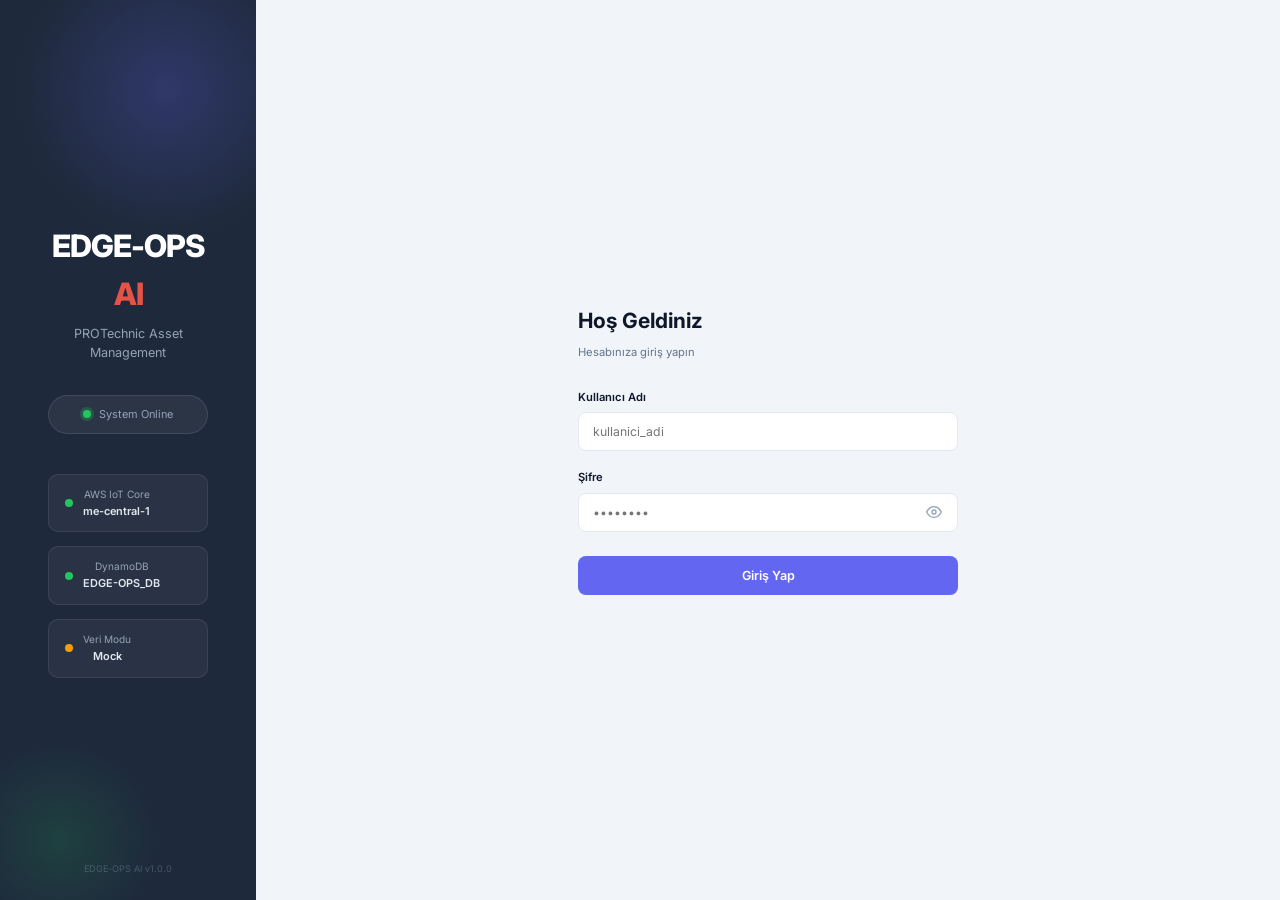
<file: dashboard/index.html>
﻿<!DOCTYPE html>
<html lang="tr">
<head>
  <meta charset="UTF-8"/>
  <meta name="viewport" content="width=device-width, initial-scale=1.0"/>
  <title>Giriş — EDGE-OPS AI</title>
  <link rel="preconnect" href="https://fonts.googleapis.com"/>
  <link href="https://fonts.googleapis.com/css2?family=Inter:wght@400;500;600;700;800&family=JetBrains+Mono:wght@400;700&display=swap" rel="stylesheet"/>
  <link rel="stylesheet" href="assets/css/app.css"/>
</head>
<body>

<div class="login-root">

  <!-- Sol görsel panel -->
  <div class="login-visual">
    <div class="login-brand">
      <div class="login-brand-name">EDGE-OPS<span class="login-brand-accent"> AI</span></div>
      <div class="login-brand-sub">PROTechnic Asset Management</div>

      <div class="login-status" style="justify-content:center;">
        <div class="login-status-dot"></div>
        <span class="login-status-text">System Online</span>
      </div>

      <div style="margin-top:40px; display:flex; flex-direction:column; gap:14px; width:100%; max-width:260px;">
        <div style="display:flex;align-items:center;gap:10px;padding:12px 16px;background:rgba(255,255,255,.05);border-radius:10px;border:1px solid rgba(255,255,255,.08);">
          <div style="width:8px;height:8px;border-radius:50%;background:#22C55E;flex-shrink:0;"></div>
          <div>
            <div style="font-size:.72rem;color:#94A3B8;">AWS IoT Core</div>
            <div style="font-size:.78rem;color:#E2E8F0;font-weight:600;">me-central-1</div>
          </div>
        </div>
        <div style="display:flex;align-items:center;gap:10px;padding:12px 16px;background:rgba(255,255,255,.05);border-radius:10px;border:1px solid rgba(255,255,255,.08);">
          <div style="width:8px;height:8px;border-radius:50%;background:#22C55E;flex-shrink:0;"></div>
          <div>
            <div style="font-size:.72rem;color:#94A3B8;">DynamoDB</div>
            <div style="font-size:.78rem;color:#E2E8F0;font-weight:600;">EDGE-OPS_DB</div>
          </div>
        </div>
        <div style="display:flex;align-items:center;gap:10px;padding:12px 16px;background:rgba(255,255,255,.05);border-radius:10px;border:1px solid rgba(255,255,255,.08);">
          <div id="modeIndicator" style="width:8px;height:8px;border-radius:50%;background:#F59E0B;flex-shrink:0;"></div>
          <div>
            <div style="font-size:.72rem;color:#94A3B8;">Veri Modu</div>
            <div id="modeText" style="font-size:.78rem;color:#E2E8F0;font-weight:600;">Mock</div>
          </div>
        </div>
      </div>
    </div>

    <div style="position:absolute;bottom:24px;font-size:.65rem;color:#475569;">
      EDGE-OPS AI v1.0.0
    </div>
  </div>

  <!-- Sağ form paneli -->
  <div class="login-form-panel">
    <div class="login-form-box">
      <div class="login-form-title">Hoş Geldiniz</div>
      <div class="login-form-sub">Hesabınıza giriş yapın</div>

      <div id="loginAlert" class="login-alert"></div>

      <form id="loginForm" novalidate>
        <div class="form-group">
          <label class="form-label">Kullanıcı Adı</label>
          <input id="username" type="text" class="login-input" placeholder="kullanici_adi" autocomplete="username" required/>
        </div>

        <div class="form-group">
          <label class="form-label">Şifre</label>
          <div class="login-input-group">
            <input id="password" type="password" class="login-input" placeholder="••••••••" autocomplete="current-password" required style="padding-right:40px;"/>
            <button type="button" class="login-pw-toggle" id="pwToggle" title="Şifreyi göster">
              <svg id="eyeIcon" width="16" height="16" fill="none" stroke="currentColor" stroke-width="2" viewBox="0 0 24 24">
                <path d="M1 12s4-8 11-8 11 8 11 8-4 8-11 8-11-8-11-8z"/><circle cx="12" cy="12" r="3"/>
              </svg>
            </button>
          </div>
        </div>

        <button type="submit" class="login-btn" id="loginBtn">
          <span id="btnText">Giriş Yap</span>
          <span id="btnSpinner" class="spinner" style="display:none;border-color:rgba(255,255,255,.3);border-top-color:#fff;"></span>
        </button>
      </form>


    </div>
  </div>
</div>

<script src="assets/js/config.js"></script>

<script src="assets/js/auth.js"></script>
<script>
  // Mod göstergesi
  if (!CONFIG.MOCK_MODE) {
    document.getElementById('modeIndicator').style.background = '#22C55E';
    document.getElementById('modeText').textContent = 'Canlı AWS';
  }

  // Zaten giriş yapmışsa dashboard'a yönlendir
  Auth.redirectIfAuthenticated();

  // Şifre göster/gizle
  const pwToggle = document.getElementById('pwToggle');
  const pwInput  = document.getElementById('password');
  const eyeIcon  = document.getElementById('eyeIcon');
  pwToggle.addEventListener('click', () => {
    const show = pwInput.type === 'password';
    pwInput.type = show ? 'text' : 'password';
    eyeIcon.innerHTML = show
      ? '<path d="M17.94 17.94A10.07 10.07 0 0112 20c-7 0-11-8-11-8a18.45 18.45 0 015.06-5.94M9.9 4.24A9.12 9.12 0 0112 4c7 0 11 8 11 8a18.5 18.5 0 01-2.16 3.19m-6.72-1.07a3 3 0 11-4.24-4.24"/><line x1="1" y1="1" x2="23" y2="23"/>'
      : '<path d="M1 12s4-8 11-8 11 8 11 8-4 8-11 8-11-8-11-8z"/><circle cx="12" cy="12" r="3"/>';
  });

  // Form submit
  document.getElementById('loginForm').addEventListener('submit', async (e) => {
    e.preventDefault();
    const username = document.getElementById('username').value.trim();
    const password = document.getElementById('password').value;
    const alert    = document.getElementById('loginAlert');
    const btnText  = document.getElementById('btnText');
    const spinner  = document.getElementById('btnSpinner');
    const btn      = document.getElementById('loginBtn');

    alert.className = 'login-alert';
    alert.textContent = '';

    if (!username || !password) {
      alert.className = 'login-alert error';
      alert.textContent = 'Kullanıcı adı ve şifre gereklidir.';
      return;
    }

    btn.disabled = true;
    btnText.textContent = 'Giriş yapılıyor...';
    spinner.style.display = 'inline-block';

    try {
      await Auth.login(username, password, false);
      window.location.href = 'dashboard.html';
    } catch (err) {
      alert.className = 'login-alert error';
      alert.textContent = err.message || 'Kullanıcı adı veya şifre hatalı.';
      btn.disabled = false;
      btnText.textContent = 'Giriş Yap';
      spinner.style.display = 'none';
    }
  });
</script>
</body>
</html>
</file>
<file: dashboard/assets/css/app.css>
﻿/* ============================================================
   EDGE-OPS AI — app.css
   Tek CSS dosyası: tema, layout, tüm bileşenler
   ============================================================ */

/* ── 1. RESET & BASE ─────────────────────────────────────── */
*, *::before, *::after { box-sizing: border-box; margin: 0; padding: 0; }

:root {
  /* Arka planlar */
  --bg-app:        #F1F5F9;
  --bg-card:       #FFFFFF;
  --bg-sidebar:    #1E293B;
  --bg-sidebar-hover: #273549;
  --bg-topbar:     #FFFFFF;
  --bg-input:      #F8FAFC;

  /* Vurgu renkleri */
  --accent:        #6366F1;
  --accent-hover:  #4F46E5;
  --accent-light:  #EEF2FF;
  --accent-green:  #22C55E;
  --accent-green-light: #DCFCE7;
  --accent-amber:  #F59E0B;
  --accent-amber-light: #FEF3C7;
  --accent-red:    #EF4444;
  --accent-red-light: #FEE2E2;
  --accent-blue:   #3B82F6;
  --accent-blue-light: #DBEAFE;

  /* Metinler */
  --text-primary:   #0F172A;
  --text-secondary: #64748B;
  --text-muted:     #94A3B8;
  --text-sidebar:   #94A3B8;
  --text-sidebar-active: #FFFFFF;

  /* Sınırlar */
  --border:        #E2E8F0;
  --border-focus:  #6366F1;

  /* Gölgeler */
  --shadow-sm:     0 2px 8px rgba(15,23,42,.05), 0 1px 2px rgba(15,23,42,.04);
  --shadow-md:     0 12px 28px rgba(15,23,42,.08), 0 3px 8px rgba(15,23,42,.05);
  --shadow-lg:     0 18px 42px rgba(15,23,42,.10), 0 6px 16px rgba(15,23,42,.06);
  --shadow-xl:     0 28px 60px rgba(15,23,42,.14), 0 12px 24px rgba(15,23,42,.08);

  /* Layout */
  --sidebar-w:     240px;
  --topbar-h:      64px;
  --radius-sm:     8px;
  --radius:        12px;
  --radius-lg:     16px;
  --radius-xl:     20px;

  /* Geçişler */
  --tr:            .18s ease;
}

html { font-size: 14px; }

body {
  font-family: 'Inter', -apple-system, BlinkMacSystemFont, 'Segoe UI', sans-serif;
  background: var(--bg-app);
  color: var(--text-primary);
  line-height: 1.55;
  -webkit-font-smoothing: antialiased;
  text-rendering: optimizeLegibility;
}

a { text-decoration: none; color: inherit; }
button { cursor: pointer; font-family: inherit; }
input, select, textarea { font-family: inherit; }

.mono {
  font-family: 'JetBrains Mono', 'Fira Code', monospace;
  font-size: .85em;
}

/* ── 2. APP LAYOUT ───────────────────────────────────────── */
.app-layout {
  display: grid;
  grid-template-columns: var(--sidebar-w) 1fr;
  grid-template-rows: var(--topbar-h) 1fr;
  grid-template-areas:
    "sidebar topbar"
    "sidebar main";
  min-height: 100vh;
}

/* ── 3. SIDEBAR ──────────────────────────────────────────── */
.sidebar {
  grid-area: sidebar;
  background: var(--bg-sidebar);
  display: flex;
  flex-direction: column;
  position: sticky;
  top: 0;
  height: 100vh;
  overflow-y: auto;
  overflow-x: hidden;
  z-index: 100;
}

.sidebar-brand {
  padding: 20px 20px 16px;
  border-bottom: 1px solid rgba(255,255,255,.06);
}

.sidebar-brand-name {
  font-size: 1.05rem;
  font-weight: 700;
  color: #FFFFFF;
  letter-spacing: -.3px;
}

.sidebar-brand-sub {
  font-size: .72rem;
  color: var(--text-sidebar);
  margin-top: 2px;
}

.sidebar-section {
  padding: 20px 12px 6px;
}

.sidebar-section-label {
  font-size: .65rem;
  font-weight: 600;
  text-transform: uppercase;
  letter-spacing: .08em;
  color: #475569;
  padding: 0 8px;
  margin-bottom: 4px;
}

.sidebar-nav { display: flex; flex-direction: column; gap: 2px; }

.nav-item {
  display: flex;
  align-items: center;
  gap: 10px;
  padding: 9px 12px;
  border-radius: var(--radius-sm);
  color: var(--text-sidebar);
  font-size: .875rem;
  font-weight: 500;
  transition: background var(--tr), color var(--tr);
  white-space: nowrap;
}

.nav-item:hover {
  background: var(--bg-sidebar-hover);
  color: #E2E8F0;
}

.nav-item.active {
  background: var(--accent);
  color: var(--text-sidebar-active);
}

.nav-item svg, .nav-item .nav-icon {
  width: 16px; height: 16px;
  flex-shrink: 0;
  opacity: .8;
}

.nav-item.active svg, .nav-item.active .nav-icon { opacity: 1; }

.sidebar-footer {
  margin-top: auto;
  padding: 12px;
  border-top: 1px solid rgba(255,255,255,.06);
}

.sidebar-version {
  font-size: .65rem;
  color: #475569;
  padding: 4px 8px;
  margin-bottom: 4px;
}

/* ── 4. TOPBAR ───────────────────────────────────────────── */
.topbar {
  grid-area: topbar;
  background: var(--bg-topbar);
  border-bottom: 1px solid var(--border);
  display: flex;
  align-items: center;
  justify-content: space-between;
  padding: 0 24px;
  position: sticky;
  top: 0;
  z-index: 90;
}

.topbar-left {
  display: flex;
  align-items: center;
  gap: 8px;
}

.topbar-title {
  font-size: 1rem;
  font-weight: 600;
  color: var(--text-primary);
}

.topbar-breadcrumb {
  font-size: .8rem;
  color: var(--text-muted);
}

.topbar-right {
  display: flex;
  align-items: center;
  gap: 12px;
}

.topbar-badge {
  display: flex;
  align-items: center;
  gap: 6px;
  padding: 4px 10px;
  border-radius: 20px;
  font-size: .72rem;
  font-weight: 600;
}

.topbar-badge.mock {
  background: var(--accent-amber-light);
  color: #92400E;
}

.topbar-badge.live {
  background: var(--accent-green-light);
  color: #166534;
}

.topbar-clock {
  font-family: 'JetBrains Mono', monospace;
  font-size: .8rem;
  color: var(--text-secondary);
}

.topbar-user {
  width: 34px; height: 34px;
  border-radius: 50%;
  background: var(--accent);
  color: #fff;
  display: flex;
  align-items: center;
  justify-content: center;
  font-size: .75rem;
  font-weight: 700;
  cursor: pointer;
}

/* ── 5. MAIN CONTENT ─────────────────────────────────────── */
.main-content {
  grid-area: main;
  padding: 28px;
  overflow-y: auto;
}

/* ── 6. SAYFA BAŞLIĞI ────────────────────────────────────── */
.page-header {
  display: flex;
  align-items: center;
  justify-content: space-between;
  margin-bottom: 24px;
}

.page-title {
  font-size: 1.4rem;
  font-weight: 700;
  color: var(--text-primary);
}

.page-subtitle {
  font-size: .8rem;
  color: var(--text-secondary);
  margin-top: 2px;
}

/* ── 7. KARTLAR ──────────────────────────────────────────── */
.card {
  background: var(--bg-card);
  border-radius: var(--radius);
  border: 1px solid var(--border);
  box-shadow: var(--shadow-sm);
  overflow: hidden;
  transition: border-color var(--tr), box-shadow var(--tr), transform var(--tr);
}

.card:hover {
  border-color: #CBD5E1;
  box-shadow: var(--shadow-md);
}

.card-header {
  display: flex;
  align-items: center;
  justify-content: space-between;
  gap: 14px;
  min-height: 56px;
  padding: 17px 20px 15px;
  border-bottom: 1px solid var(--border);
}

.card-title {
  font-size: .92rem;
  font-weight: 700;
  letter-spacing: .005em;
  color: var(--text-primary);
}

.card-body { padding: 20px; }

/* ── 8. KPI KARTLARI ─────────────────────────────────────── */
.kpi-grid {
  display: grid;
  grid-template-columns: repeat(4, 1fr);
  gap: 18px;
  margin-bottom: 24px;
}

.kpi-card {
  background: var(--bg-card);
  border-radius: var(--radius);
  border: 1px solid var(--border);
  padding: 20px 20px 18px;
  box-shadow: var(--shadow-sm);
  display: flex;
  align-items: flex-start;
  justify-content: space-between;
  gap: 16px;
  min-height: 126px;
  transition: border-color var(--tr), box-shadow var(--tr), transform var(--tr);
}

.kpi-card:hover {
  border-color: #CBD5E1;
  box-shadow: var(--shadow-md);
  transform: translateY(-1px);
}

.kpi-card-info {}

.kpi-label {
  font-size: .72rem;
  font-weight: 700;
  color: var(--text-secondary);
  text-transform: uppercase;
  letter-spacing: .055em;
}

.kpi-value {
  font-size: 2.08rem;
  font-weight: 800;
  color: var(--text-primary);
  line-height: 1;
  margin-top: 6px;
  font-family: 'JetBrains Mono', monospace;
}

.kpi-sub {
  font-size: .74rem;
  color: var(--text-muted);
  margin-top: 6px;
  line-height: 1.35;
}

.kpi-icon {
  width: 44px; height: 44px;
  border-radius: 12px;
  display: flex;
  align-items: center;
  justify-content: center;
  flex-shrink: 0;
  box-shadow: inset 0 0 0 1px rgba(255,255,255,.56);
}

.kpi-icon.green  { background: var(--accent-green-light);  color: #16A34A; }
.kpi-icon.red    { background: var(--accent-red-light);    color: #DC2626; }
.kpi-icon.blue   { background: var(--accent-blue-light);   color: #2563EB; }
.kpi-icon.amber  { background: var(--accent-amber-light);  color: #D97706; }
.kpi-icon.indigo { background: var(--accent-light);        color: var(--accent); }

/* ── 9. BADGE'LER ────────────────────────────────────────── */
.badge {
  display: inline-flex;
  align-items: center;
  gap: 5px;
  padding: 3px 10px;
  border-radius: 20px;
  font-size: .72rem;
  font-weight: 600;
}

.badge::before {
  content: '';
  width: 6px; height: 6px;
  border-radius: 50%;
  flex-shrink: 0;
}

.badge-green  { background: var(--accent-green-light);  color: #15803D; }
.badge-green::before  { background: var(--accent-green); }
.badge-red    { background: var(--accent-red-light);    color: #B91C1C; }
.badge-red::before    { background: var(--accent-red); }
.badge-amber  { background: var(--accent-amber-light);  color: #92400E; }
.badge-amber::before  { background: var(--accent-amber); }
.badge-blue   { background: var(--accent-blue-light);   color: #1D4ED8; }
.badge-blue::before   { background: var(--accent-blue); }
.badge-gray   { background: #F1F5F9; color: var(--text-secondary); }
.badge-gray::before   { background: var(--text-muted); }
.badge-indigo { background: var(--accent-light); color: var(--accent); }
.badge-indigo::before { background: var(--accent); }

/* ── 10. BUTONLAR ────────────────────────────────────────── */
.btn {
  display: inline-flex;
  align-items: center;
  gap: 7px;
  padding: 9px 16px;
  border-radius: var(--radius-sm);
  font-size: .8rem;
  font-weight: 600;
  border: none;
  transition: all var(--tr);
  white-space: nowrap;
}

.btn-primary {
  background: var(--accent);
  color: #fff;
}
.btn-primary:hover { background: var(--accent-hover); box-shadow: 0 4px 12px rgba(99,102,241,.35); }

.btn-secondary {
  background: var(--bg-card);
  color: var(--text-primary);
  border: 1px solid var(--border);
}
.btn-secondary:hover { background: var(--bg-app); }

.btn-ghost {
  background: transparent;
  color: var(--text-secondary);
  border: none;
}
.btn-ghost:hover { background: var(--bg-app); color: var(--text-primary); }

.btn-danger {
  background: var(--accent-red-light);
  color: #B91C1C;
  border: 1px solid #FECACA;
}
.btn-danger:hover { background: var(--accent-red); color: #fff; }

.btn-sm { padding: 6px 12px; font-size: .75rem; }
.btn-lg { padding: 12px 22px; font-size: .9rem; }

.btn svg { width: 15px; height: 15px; }

/* ── 11. TABLOLAR ────────────────────────────────────────── */
.table-wrap {
  overflow-x: auto;
  border-radius: var(--radius);
  border: 1px solid var(--border);
  background: var(--bg-card);
}

table {
  width: 100%;
  border-collapse: collapse;
}

thead th {
  background: var(--bg-app);
  padding: 10px 14px;
  text-align: left;
  font-size: .72rem;
  font-weight: 600;
  text-transform: uppercase;
  letter-spacing: .05em;
  color: var(--text-secondary);
  border-bottom: 1px solid var(--border);
  white-space: nowrap;
}

tbody td {
  padding: 12px 14px;
  font-size: .8rem;
  color: var(--text-primary);
  border-bottom: 1px solid var(--border);
  vertical-align: middle;
}

tbody tr:last-child td { border-bottom: none; }
tbody tr:hover td { background: #FAFBFC; }

.td-mono {
  font-family: 'JetBrains Mono', monospace;
  font-size: .75rem;
  color: var(--text-secondary);
}

/* ── 12. FORM ELEMANLARI ─────────────────────────────────── */
.form-group { margin-bottom: 18px; }

.form-label {
  display: block;
  font-size: .8rem;
  font-weight: 600;
  color: var(--text-primary);
  margin-bottom: 6px;
}

.form-label .required { color: var(--accent-red); margin-left: 2px; }

.form-control {
  width: 100%;
  padding: 9px 12px;
  background: var(--bg-input);
  border: 1.5px solid var(--border);
  border-radius: var(--radius-sm);
  font-size: .875rem;
  color: var(--text-primary);
  transition: border-color var(--tr), box-shadow var(--tr);
  outline: none;
}

.form-control:focus {
  border-color: var(--accent);
  box-shadow: 0 0 0 3px rgba(99,102,241,.12);
}

.form-control:read-only {
  background: #F8FAFC;
  color: var(--text-secondary);
  cursor: default;
}

.form-hint {
  font-size: .72rem;
  color: var(--text-muted);
  margin-top: 4px;
}

.form-error {
  font-size: .72rem;
  color: var(--accent-red);
  margin-top: 4px;
  display: none;
}

.form-control.is-invalid { border-color: var(--accent-red); }
.form-control.is-invalid + .form-error { display: block; }

.form-section {
  margin-bottom: 28px;
}

.form-section-title {
  font-size: .8rem;
  font-weight: 700;
  text-transform: uppercase;
  letter-spacing: .06em;
  color: var(--text-secondary);
  padding-bottom: 10px;
  margin-bottom: 16px;
  border-bottom: 1px solid var(--border);
}

.form-row {
  display: grid;
  grid-template-columns: 1fr 1fr;
  gap: 16px;
}

/* ── 13. FİLTRE ÇUBUĞU ──────────────────────────────────── */
.filter-bar {
  display: flex;
  align-items: center;
  gap: 10px;
  margin-bottom: 20px;
  flex-wrap: wrap;
}

.filter-group {
  display: flex;
  border-radius: var(--radius-sm);
  border: 1px solid var(--border);
  overflow: hidden;
  background: var(--bg-card);
}

.filter-btn {
  padding: 8px 14px;
  font-size: .78rem;
  font-weight: 500;
  color: var(--text-secondary);
  background: transparent;
  border: none;
  transition: all var(--tr);
  cursor: pointer;
}

.filter-btn:hover { background: var(--bg-app); color: var(--text-primary); }
.filter-btn.active { background: var(--accent); color: #fff; }

.search-wrap {
  position: relative;
  flex: 1;
  min-width: 180px;
  max-width: 320px;
}

.search-wrap svg {
  position: absolute;
  left: 10px;
  top: 50%;
  transform: translateY(-50%);
  width: 14px; height: 14px;
  color: var(--text-muted);
}

.search-input {
  width: 100%;
  padding: 8px 12px 8px 32px;
  background: var(--bg-card);
  border: 1px solid var(--border);
  border-radius: var(--radius-sm);
  font-size: .8rem;
  color: var(--text-primary);
  outline: none;
  transition: border-color var(--tr);
}

.search-input:focus { border-color: var(--accent); }

/* ── 14. CİHAZ KART GRİDİ ───────────────────────────────── */
.device-grid {
  display: grid;
  grid-template-columns: repeat(3, 1fr);
  gap: 16px;
}

.device-card {
  background: var(--bg-card);
  border: 1px solid var(--border);
  border-radius: var(--radius);
  box-shadow: var(--shadow-sm);
  display: flex;
  flex-direction: column;
  overflow: hidden;
  transition: box-shadow var(--tr), transform var(--tr);
  cursor: pointer;
}

.device-card:hover {
  box-shadow: var(--shadow-md);
  transform: translateY(-1px);
}

.device-card-header {
  padding: 16px 16px 12px;
  display: flex;
  align-items: flex-start;
  justify-content: space-between;
  gap: 8px;
}

.device-card-id {
  font-family: 'JetBrains Mono', monospace;
  font-size: .8rem;
  font-weight: 700;
  color: var(--text-primary);
}

.device-card-name {
  font-size: .75rem;
  color: var(--text-secondary);
  margin-top: 2px;
}

.device-card-body {
  padding: 0 16px 14px;
  flex: 1;
}

.device-meta {
  display: flex;
  flex-direction: column;
  gap: 6px;
}

.device-meta-row {
  display: flex;
  align-items: center;
  gap: 8px;
  font-size: .75rem;
  color: var(--text-secondary);
}

.device-meta-row svg {
  width: 12px; height: 12px;
  flex-shrink: 0;
  color: var(--text-muted);
}

.device-card-footer {
  padding: 12px 16px;
  border-top: 1px solid var(--border);
  display: flex;
  align-items: center;
  justify-content: space-between;
}

/* ── 15. SAĞDAN KAYAR PANEL ──────────────────────────────── */
.panel-overlay {
  position: fixed;
  inset: 0;
  background: rgba(15,23,42,.35);
  z-index: 200;
  opacity: 0;
  pointer-events: none;
  transition: opacity var(--tr);
}

.panel-overlay.open {
  opacity: 1;
  pointer-events: all;
}

.slide-panel {
  position: fixed;
  top: 0; right: 0; bottom: 0;
  width: 480px;
  background: var(--bg-card);
  box-shadow: var(--shadow-xl);
  z-index: 201;
  display: flex;
  flex-direction: column;
  transform: translateX(100%);
  transition: transform .25s cubic-bezier(.4,0,.2,1);
  overflow: hidden;
}

.slide-panel.open { transform: translateX(0); }

.panel-header {
  padding: 20px 24px;
  border-bottom: 1px solid var(--border);
  display: flex;
  align-items: center;
  justify-content: space-between;
  flex-shrink: 0;
}

.panel-title {
  font-size: 1rem;
  font-weight: 700;
  color: var(--text-primary);
}

.panel-close {
  width: 30px; height: 30px;
  display: flex;
  align-items: center;
  justify-content: center;
  border-radius: var(--radius-sm);
  border: 1px solid var(--border);
  background: transparent;
  color: var(--text-secondary);
  cursor: pointer;
  transition: all var(--tr);
}

.panel-close:hover { background: var(--bg-app); color: var(--text-primary); }

.panel-body {
  flex: 1;
  overflow-y: auto;
  padding: 20px 24px;
}

.panel-footer {
  padding: 16px 24px;
  border-top: 1px solid var(--border);
  display: flex;
  gap: 10px;
  flex-shrink: 0;
}

.panel-section { margin-bottom: 24px; }

.panel-section-title {
  font-size: .72rem;
  font-weight: 600;
  text-transform: uppercase;
  letter-spacing: .06em;
  color: var(--text-muted);
  margin-bottom: 12px;
}

.detail-row {
  display: flex;
  justify-content: space-between;
  align-items: center;
  padding: 8px 0;
  border-bottom: 1px solid var(--border);
  font-size: .8rem;
}

.detail-row:last-child { border-bottom: none; }

.detail-row-label { color: var(--text-secondary); }
.detail-row-value { font-weight: 500; color: var(--text-primary); text-align: right; }

/* ── 16. AVATAR ──────────────────────────────────────────── */
.avatar {
  width: 38px; height: 38px;
  border-radius: 50%;
  display: flex;
  align-items: center;
  justify-content: center;
  font-size: .8rem;
  font-weight: 700;
  flex-shrink: 0;
  color: #fff;
}

.avatar-sm { width: 28px; height: 28px; font-size: .65rem; }
.avatar-lg { width: 52px; height: 52px; font-size: 1.1rem; }

/* ── 17. PİL GÖSTERGE ────────────────────────────────────── */
.battery-bar {
  display: flex;
  align-items: center;
  gap: 8px;
}

.battery-track {
  flex: 1;
  height: 4px;
  background: var(--border);
  border-radius: 2px;
  overflow: hidden;
}

.battery-fill {
  height: 100%;
  border-radius: 2px;
  transition: width .3s ease;
}

.battery-fill.high   { background: var(--accent-green); }
.battery-fill.medium { background: var(--accent-amber); }
.battery-fill.low    { background: var(--accent-red); }

.battery-label {
  font-size: .72rem;
  font-family: 'JetBrains Mono', monospace;
  color: var(--text-secondary);
  min-width: 28px;
  text-align: right;
}

/* ── 18. AKTİVİTE LOGU ───────────────────────────────────── */
.activity-list {
  display: flex;
  flex-direction: column;
  gap: 0;
}

.activity-item {
  display: flex;
  gap: 12px;
  align-items: flex-start;
  padding: 13px 0;
  border-bottom: 1px solid var(--border);
}

.activity-item:last-child { border-bottom: none; }

.activity-dot {
  width: 9px; height: 9px;
  border-radius: 50%;
  margin-top: 5px;
  flex-shrink: 0;
}

.activity-dot.ok     { background: var(--accent-green); }
.activity-dot.fault  { background: var(--accent-red); }
.activity-dot.info   { background: var(--accent-blue); }
.activity-dot.warn   { background: var(--accent-amber); }

.activity-text { font-size: .84rem; color: var(--text-primary); flex: 1; line-height: 1.45; }
.activity-time { font-size: .72rem; color: var(--text-muted); white-space: nowrap; line-height: 1.45; }

/* ── 19. DURUM SATIRI ────────────────────────────────────── */
.status-list { display: flex; flex-direction: column; gap: 0; }

.status-row {
  display: flex;
  align-items: center;
  gap: 10px;
  padding: 11px 0;
  border-bottom: 1px solid var(--border);
}

.status-row:last-child { border-bottom: none; }

.status-dot {
  width: 8px; height: 8px;
  border-radius: 50%;
  flex-shrink: 0;
}

.status-dot.green  { background: var(--accent-green);
  box-shadow: 0 0 0 3px rgba(34,197,94,.15); }
.status-dot.red    { background: var(--accent-red);
  box-shadow: 0 0 0 3px rgba(239,68,68,.15); }
.status-dot.amber  { background: var(--accent-amber);
  box-shadow: 0 0 0 3px rgba(245,158,11,.15); }
.status-dot.gray   { background: var(--text-muted); }

.status-name { font-size: .84rem; font-weight: 650; flex: 1; line-height: 1.35; }
.status-meta { font-size: .74rem; color: var(--text-muted); line-height: 1.35; }

/* ── 20. PROGRESS ADIM GÖSTERGESİ ───────────────────────── */
.step-progress {
  display: flex;
  flex-direction: column;
  gap: 12px;
  margin: 20px 0;
}

.step-item {
  display: flex;
  align-items: center;
  gap: 12px;
}

.step-circle {
  width: 28px; height: 28px;
  border-radius: 50%;
  display: flex;
  align-items: center;
  justify-content: center;
  font-size: .72rem;
  font-weight: 700;
  flex-shrink: 0;
  border: 2px solid var(--border);
  background: var(--bg-card);
  color: var(--text-muted);
  transition: all .3s;
}

.step-item.active .step-circle {
  border-color: var(--accent);
  background: var(--accent-light);
  color: var(--accent);
}

.step-item.done .step-circle {
  border-color: var(--accent-green);
  background: var(--accent-green-light);
  color: var(--accent-green);
}

.step-label { font-size: .8rem; color: var(--text-secondary); }
.step-item.active .step-label { color: var(--text-primary); font-weight: 600; }
.step-item.done .step-label { color: var(--accent-green); }

/* ── 21. SERTIFIKA İNDİRME BÖLÜMÜ ───────────────────────── */
.cert-zone {
  border: 2px dashed var(--accent-green);
  background: var(--accent-green-light);
  border-radius: var(--radius);
  padding: 20px;
  margin: 20px 0;
  text-align: center;
}

.cert-zone-icon { font-size: 2rem; margin-bottom: 8px; }
.cert-zone-title { font-weight: 700; color: #166534; margin-bottom: 4px; }
.cert-zone-sub { font-size: .78rem; color: #15803D; margin-bottom: 12px; }

/* ── 22. DASHBOARD ORTa GRİD ─────────────────────────────── */
.dash-mid {
  display: grid;
  grid-template-columns: 1fr 380px;
  gap: 20px;
  margin-bottom: 24px;
}

.dash-bottom {
  display: grid;
  grid-template-columns: 1fr 360px;
  gap: 20px;
  margin-bottom: 24px;
}

/* ── 23. RAPOR GRAFİK GRİDİ ──────────────────────────────── */
.report-charts-row {
  display: grid;
  gap: 16px;
  margin-bottom: 24px;
}

.report-charts-row.two-col { grid-template-columns: 3fr 2fr; }
.report-charts-row.two-eq  { grid-template-columns: 1fr 1fr; }

/* ── 24. GİRİŞ SAYFASI ───────────────────────────────────── */
.login-root {
  min-height: 100vh;
  display: grid;
  grid-template-columns: 1fr 4fr;
}

.login-visual {
  background: var(--bg-sidebar);
  display: flex;
  flex-direction: column;
  align-items: center;
  justify-content: center;
  padding: 48px;
  position: relative;
  overflow: hidden;
}

.login-visual::before {
  content: '';
  position: absolute;
  width: 300px; height: 300px;
  border-radius: 50%;
  background: radial-gradient(circle, rgba(99,102,241,.25) 0%, transparent 70%);
  top: -60px; right: -60px;
}

.login-visual::after {
  content: '';
  position: absolute;
  width: 200px; height: 200px;
  border-radius: 50%;
  background: radial-gradient(circle, rgba(34,197,94,.15) 0%, transparent 70%);
  bottom: -40px; left: -40px;
}

.login-brand { position: relative; z-index: 1; text-align: center; }

.login-brand-name {
  font-size: 2.2rem;
  font-weight: 800;
  color: #FFFFFF;
  letter-spacing: -1px;
}

.login-brand-accent { color: #e35348; }

.login-brand-sub {
  font-size: .9rem;
  color: var(--text-sidebar);
  margin-top: 6px;
}

.login-status {
  display: flex;
  align-items: center;
  gap: 8px;
  margin-top: 32px;
  padding: 10px 20px;
  background: rgba(255,255,255,.06);
  border-radius: 20px;
  border: 1px solid rgba(255,255,255,.1);
}

.login-status-dot {
  width: 8px; height: 8px;
  border-radius: 50%;
  background: var(--accent-green);
  box-shadow: 0 0 0 3px rgba(34,197,94,.25);
  animation: pulse 2s infinite;
}

.login-status-text {
  font-size: .78rem;
  color: #94A3B8;
}

@keyframes pulse {
  0%, 100% { box-shadow: 0 0 0 3px rgba(34,197,94,.25); }
  50%       { box-shadow: 0 0 0 6px rgba(34,197,94,.1); }
}

.login-form-panel {
  display: flex;
  align-items: center;
  justify-content: center;
  padding: 48px;
  background: var(--bg-app);
}

.login-form-box {
  width: 100%;
  max-width: 380px;
}

.login-form-title {
  font-size: 1.5rem;
  font-weight: 700;
  color: var(--text-primary);
  margin-bottom: 6px;
}

.login-form-sub {
  font-size: .8rem;
  color: var(--text-secondary);
  margin-bottom: 28px;
}

.login-input-group { position: relative; }

.login-input {
  width: 100%;
  padding: 11px 14px;
  background: var(--bg-card);
  border: 1.5px solid var(--border);
  border-radius: var(--radius-sm);
  font-size: .875rem;
  color: var(--text-primary);
  outline: none;
  transition: border-color var(--tr), box-shadow var(--tr);
}

.login-input:focus {
  border-color: var(--accent);
  box-shadow: 0 0 0 3px rgba(99,102,241,.12);
}

.login-pw-toggle {
  position: absolute;
  right: 12px; top: 50%;
  transform: translateY(-50%);
  background: transparent;
  border: none;
  color: var(--text-muted);
  cursor: pointer;
  display: flex;
  align-items: center;
  padding: 4px;
}

.login-btn {
  width: 100%;
  padding: 12px;
  background: var(--accent);
  color: #fff;
  border: none;
  border-radius: var(--radius-sm);
  font-size: .9rem;
  font-weight: 600;
  cursor: pointer;
  transition: background var(--tr), box-shadow var(--tr);
  margin-top: 6px;
}

.login-btn:hover {
  background: var(--accent-hover);
  box-shadow: 0 4px 14px rgba(99,102,241,.4);
}

.login-demo {
  margin-top: 20px;
  padding: 14px;
  background: var(--bg-card);
  border-radius: var(--radius-sm);
  border: 1px solid var(--border);
}

.login-demo-title {
  font-size: .72rem;
  font-weight: 600;
  color: var(--text-muted);
  text-transform: uppercase;
  letter-spacing: .06em;
  margin-bottom: 8px;
}

.login-demo-row {
  display: flex;
  gap: 6px;
  font-size: .78rem;
}

.login-demo-key { color: var(--text-secondary); }
.login-demo-val {
  font-family: 'JetBrains Mono', monospace;
  font-size: .75rem;
  color: var(--accent);
  font-weight: 700;
}

.login-alert {
  padding: 10px 14px;
  border-radius: var(--radius-sm);
  font-size: .8rem;
  margin-bottom: 14px;
  display: none;
}

.login-alert.error {
  background: var(--accent-red-light);
  color: #B91C1C;
  border: 1px solid #FECACA;
  display: block;
}

/* ── 25. FORM İKİ KOLON LAYOUT ───────────────────────────── */
.form-layout {
  display: grid;
  grid-template-columns: 1fr 380px;
  gap: 24px;
  align-items: start;
}

.form-info-panel {
  position: sticky;
  top: calc(var(--topbar-h) + 24px);
}

.info-card {
  background: var(--bg-card);
  border: 1px solid var(--border);
  border-radius: var(--radius);
  padding: 20px;
  box-shadow: var(--shadow-sm);
  margin-bottom: 16px;
}

.info-card-title {
  font-size: .8rem;
  font-weight: 700;
  color: var(--text-primary);
  margin-bottom: 12px;
  display: flex;
  align-items: center;
  gap: 7px;
}

.info-step {
  display: flex;
  gap: 10px;
  margin-bottom: 10px;
  font-size: .78rem;
  color: var(--text-secondary);
}

.info-step-num {
  width: 18px; height: 18px;
  border-radius: 50%;
  background: var(--accent-light);
  color: var(--accent);
  display: flex;
  align-items: center;
  justify-content: center;
  font-size: .65rem;
  font-weight: 700;
  flex-shrink: 0;
  margin-top: 1px;
}

/* ── 26. BAŞARI EKRANI ───────────────────────────────────── */
.success-screen {
  text-align: center;
  padding: 40px 20px;
  display: none;
}

.success-screen.show { display: block; }

.success-icon {
  width: 64px; height: 64px;
  border-radius: 50%;
  background: var(--accent-green-light);
  color: var(--accent-green);
  display: flex;
  align-items: center;
  justify-content: center;
  margin: 0 auto 16px;
  font-size: 1.8rem;
}

.success-title {
  font-size: 1.2rem;
  font-weight: 700;
  color: var(--text-primary);
  margin-bottom: 6px;
}

.success-sub {
  font-size: .8rem;
  color: var(--text-secondary);
  margin-bottom: 20px;
}

.success-meta {
  background: var(--bg-app);
  border-radius: var(--radius-sm);
  padding: 12px 16px;
  text-align: left;
  margin-bottom: 20px;
}

.success-meta-row {
  display: flex;
  justify-content: space-between;
  font-size: .78rem;
  padding: 4px 0;
}

.success-meta-label { color: var(--text-muted); }
.success-meta-val { font-family: 'JetBrains Mono', monospace; color: var(--text-primary); font-weight: 600; }

/* ── 27. SPINNER ─────────────────────────────────────────── */
.spinner {
  width: 16px; height: 16px;
  border: 2px solid rgba(255,255,255,.3);
  border-top-color: #fff;
  border-radius: 50%;
  animation: spin .7s linear infinite;
  display: inline-block;
}

@keyframes spin { to { transform: rotate(360deg); } }

/* ── 28. BOŞ DURUM ───────────────────────────────────────── */
.empty-state {
  display: flex;
  flex-direction: column;
  align-items: center;
  justify-content: center;
  padding: 48px 20px;
  text-align: center;
  color: var(--text-muted);
}

.empty-state svg { width: 48px; height: 48px; margin-bottom: 12px; opacity: .4; }
.empty-state-title { font-size: .9rem; font-weight: 600; margin-bottom: 4px; }
.empty-state-sub { font-size: .8rem; }

/* ── 29. UUID OLUŞTUR BUTONU GRUBU ───────────────────────── */
.input-group {
  display: flex;
  gap: 8px;
}

.input-group .form-control { flex: 1; }

/* ── 30. RAPORLAR KPI BANDİ ──────────────────────────────── */
.report-kpi { gap: 12px; margin-bottom: 20px; }

/* ── 31. DÖNEM SEÇİCİ ────────────────────────────────────── */
.period-selector {
  display: flex;
  border: 1px solid var(--border);
  border-radius: var(--radius-sm);
  overflow: hidden;
  background: var(--bg-card);
}

.period-btn {
  padding: 7px 14px;
  font-size: .78rem;
  font-weight: 500;
  color: var(--text-secondary);
  background: transparent;
  border: none;
  cursor: pointer;
  transition: all var(--tr);
}

.period-btn:hover { background: var(--bg-app); }
.period-btn.active { background: var(--accent); color: #fff; }

/* ── 32. GRAFİK CONTAINER ────────────────────────────────── */
.chart-container {
  position: relative;
  padding: 4px 0;
}

/* ── 33. RESPONSIVE ──────────────────────────────────────── */
@media (max-width: 1200px) {
  .device-grid { grid-template-columns: repeat(2, 1fr); }
  .kpi-grid { grid-template-columns: repeat(2, 1fr); }
  .dash-mid { grid-template-columns: 1fr; }
  .dash-bottom { grid-template-columns: 1fr; }
}

@media (max-width: 900px) {
  .form-layout { grid-template-columns: 1fr; }
  .form-info-panel { position: static; }
  .report-charts-row.two-col,
  .report-charts-row.two-eq { grid-template-columns: 1fr; }
}

@media (max-width: 768px) {
  .app-layout {
    grid-template-columns: 1fr;
    grid-template-areas:
      "topbar"
      "main";
  }
  .sidebar { display: none; }
  .device-grid { grid-template-columns: 1fr; }
  .login-root { grid-template-columns: 1fr; }
  .login-visual { display: none; }
  .slide-panel { width: 100%; }
  .kpi-grid { grid-template-columns: repeat(2, 1fr); }
  .form-row { grid-template-columns: 1fr; }
}

/* ── 34. YARDIMCI SINIFLAR ───────────────────────────────── */
.flex { display: flex; }
.flex-center { display: flex; align-items: center; justify-content: center; }
.flex-between { display: flex; align-items: center; justify-content: space-between; }
.gap-8 { gap: 8px; }
.gap-12 { gap: 12px; }
.gap-16 { gap: 16px; }
.mt-8 { margin-top: 8px; }
.mt-16 { margin-top: 16px; }
.mt-24 { margin-top: 24px; }
.mb-16 { margin-bottom: 16px; }
.mb-24 { margin-bottom: 24px; }
.text-sm { font-size: .78rem; }
.text-xs { font-size: .72rem; }
.text-muted { color: var(--text-muted); }
.text-secondary { color: var(--text-secondary); }
.fw-600 { font-weight: 600; }
.fw-700 { font-weight: 700; }
.w-full { width: 100%; }
.hidden { display: none !important; }

/* ── 35. DEVICE CARD EKLERİ ─────────────────────────────── */
.device-card-meta {
  padding: 0 16px 10px;
  display: flex;
  flex-direction: column;
  gap: 5px;
}

.device-card-row {
  display: flex;
  align-items: center;
  gap: 6px;
  font-size: .75rem;
  color: var(--text-secondary);
}

.device-card-row svg { color: var(--text-muted); flex-shrink: 0; }

.device-card-stats {
  padding: 10px 16px 14px;
  display: grid;
  grid-template-columns: 1fr 1fr;
  gap: 8px 16px;
  border-top: 1px solid var(--border);
  margin-top: auto;
}

.device-stat { display: flex; flex-direction: column; gap: 2px; }
.device-stat-label { font-size: .68rem; color: var(--text-muted); text-transform: uppercase; letter-spacing: .04em; }
.device-stat-value { font-size: .8rem; font-weight: 600; color: var(--text-primary); }

/* ── 36. PANEL KV SATIRI ─────────────────────────────────── */
.panel-kv {
  display: flex;
  justify-content: space-between;
  align-items: flex-start;
  padding: 8px 0;
  border-bottom: 1px solid var(--border);
  font-size: .8rem;
  gap: 16px;
}
.panel-kv:last-child { border-bottom: none; }
.panel-k { color: var(--text-secondary); flex-shrink: 0; }
.panel-v { font-weight: 500; color: var(--text-primary); text-align: right; word-break: break-word; }

/* ── 37. PANEL LOADING ───────────────────────────────────── */
.panel-loading {
  padding: 40px 0;
  text-align: center;
  color: var(--text-muted);
  font-size: .85rem;
}

/* ── 38. PANEL OVERLAY (visible state) ───────────────────── */
.panel-overlay.visible { opacity: 1; pointer-events: all; }

/* ── 39. DATA TABLE ──────────────────────────────────────── */
.data-table {
  width: 100%;
  border-collapse: collapse;
  font-size: .78rem;
}

.data-table th {
  padding: 8px 10px;
  text-align: left;
  font-size: .68rem;
  font-weight: 700;
  text-transform: uppercase;
  letter-spacing: .05em;
  color: var(--text-muted);
  border-bottom: 2px solid var(--border);
  white-space: nowrap;
}

.data-table td {
  padding: 9px 10px;
  border-bottom: 1px solid var(--border);
  color: var(--text-primary);
  vertical-align: middle;
}

.data-table tbody tr:last-child td { border-bottom: none; }
.data-table tbody tr:hover td { background: var(--bg-app); }

/* ── 40. FORM BİLGİ PANELİ EKLERİ ──────────────────────── */
.form-info-card {
  background: var(--bg-card);
  border: 1px solid var(--border);
  border-radius: var(--radius);
  padding: 20px;
  box-shadow: var(--shadow-sm);
}

.form-info-title {
  font-size: .8rem;
  font-weight: 700;
  color: var(--text-primary);
  margin-bottom: 14px;
}

.form-info-steps { display: flex; flex-direction: column; gap: 10px; }

.form-info-step {
  display: flex;
  gap: 10px;
  font-size: .78rem;
  color: var(--text-secondary);
  align-items: flex-start;
}

.form-info-step-num {
  width: 20px; height: 20px;
  border-radius: 50%;
  background: rgba(99,102,241,.1);
  color: var(--accent);
  display: flex;
  align-items: center;
  justify-content: center;
  font-size: .65rem;
  font-weight: 700;
  flex-shrink: 0;
  margin-top: 1px;
}

.form-info-note {
  display: flex;
  align-items: flex-start;
  gap: 8px;
  font-size: .75rem;
  color: var(--text-muted);
  padding: 10px 12px;
  background: rgba(245,158,11,.05);
  border: 1px solid rgba(245,158,11,.2);
  border-radius: var(--radius-sm);
}

/* ── 41. SERTIFIKA DOSYA SATIRI ──────────────────────────── */
.cert-file-row {
  display: flex;
  align-items: flex-start;
  gap: 10px;
}

.cert-file-icon { font-size: 1.1rem; line-height: 1.4; flex-shrink: 0; }
.cert-file-name { font-size: .8rem; font-weight: 600; color: var(--text-primary); }
.cert-file-desc { font-size: .72rem; color: var(--text-muted); margin-top: 1px; }

/* ── 42. SERTIFIKA SONUÇ KV ──────────────────────────────── */
.cert-kv {
  display: flex;
  justify-content: space-between;
  align-items: flex-start;
  padding: 8px 14px;
  font-size: .8rem;
  border-bottom: 1px solid var(--border);
  gap: 16px;
}
.cert-kv:last-child { border-bottom: none; }
.cert-k { color: var(--text-secondary); flex-shrink: 0; }
.cert-v { font-weight: 500; color: var(--text-primary); text-align: right; word-break: break-all; }

/* ── 43. FORM REQUIRED & INPUT ERROR ────────────────────── */
.form-required { color: var(--accent-red); }
.input-error { border-color: var(--accent-red) !important; }
.input-error:focus { box-shadow: 0 0 0 3px rgba(239,68,68,.12) !important; }

/* ── 44. SUCCESS SCREEN (hidden toggle) ──────────────────── */
.success-screen { display: none; }
.success-screen:not(.hidden) { display: block; }

/* ── 45. TIMELINE ────────────────────────────────────────── */
.timeline-container { display: flex; flex-direction: column; }

.timeline-step { display: flex; gap: 16px; }

.tl-left {
  display: flex; flex-direction: column;
  align-items: center; width: 20px; flex-shrink: 0;
}

.tl-dot {
  width: 14px; height: 14px; border-radius: 50%;
  flex-shrink: 0; margin-top: 3px;
}
.tl-dot.red    { background: var(--accent-red); }
.tl-dot.blue   { background: var(--accent); }
.tl-dot.amber  { background: var(--accent-amber); }
.tl-dot.green  { background: var(--accent-green); }
.tl-dot.empty  { background: var(--bg-card); border: 2px solid var(--border); }

.tl-line {
  flex: 1; width: 2px; background: var(--border);
  margin: 4px 0; min-height: 28px;
}
.timeline-step.done .tl-line { background: var(--accent); opacity: .25; }

.tl-content { flex: 1; padding-bottom: 24px; }

.tl-header {
  display: flex; align-items: center;
  gap: 10px; flex-wrap: wrap; margin-bottom: 3px;
}

.tl-label { font-size: .875rem; font-weight: 600; color: var(--text-primary); }
.tl-label.pending { color: var(--text-muted); font-weight: 500; }

.tl-time {
  font-size: .72rem; color: var(--text-secondary);
  font-family: var(--font-mono);
}

.tl-delta {
  font-size: .68rem; font-weight: 600;
  padding: 1px 7px; border-radius: 10px;
  background: var(--bg-muted); color: var(--text-muted);
  border: 1px solid var(--border);
}

.tl-desc { font-size: .78rem; color: var(--text-secondary); margin-top: 1px; }
.tl-desc.pending { color: var(--text-muted); }

/* Timeline KPI mini-satırı */
.timeline-kpi {
  display: flex; gap: 12px; flex-wrap: wrap;
  margin-bottom: 24px;
}
.tl-kpi-item {
  background: var(--bg-muted); border: 1px solid var(--border);
  border-radius: var(--radius); padding: 10px 16px;
  flex: 1; min-width: 110px;
}
.tl-kpi-label {
  font-size: .68rem; font-weight: 700; text-transform: uppercase;
  letter-spacing: .06em; color: var(--text-muted); margin-bottom: 4px;
}
.tl-kpi-value {
  font-size: 1.2rem; font-weight: 700;
  font-family: var(--font-mono); color: var(--text-primary);
}
</file>
